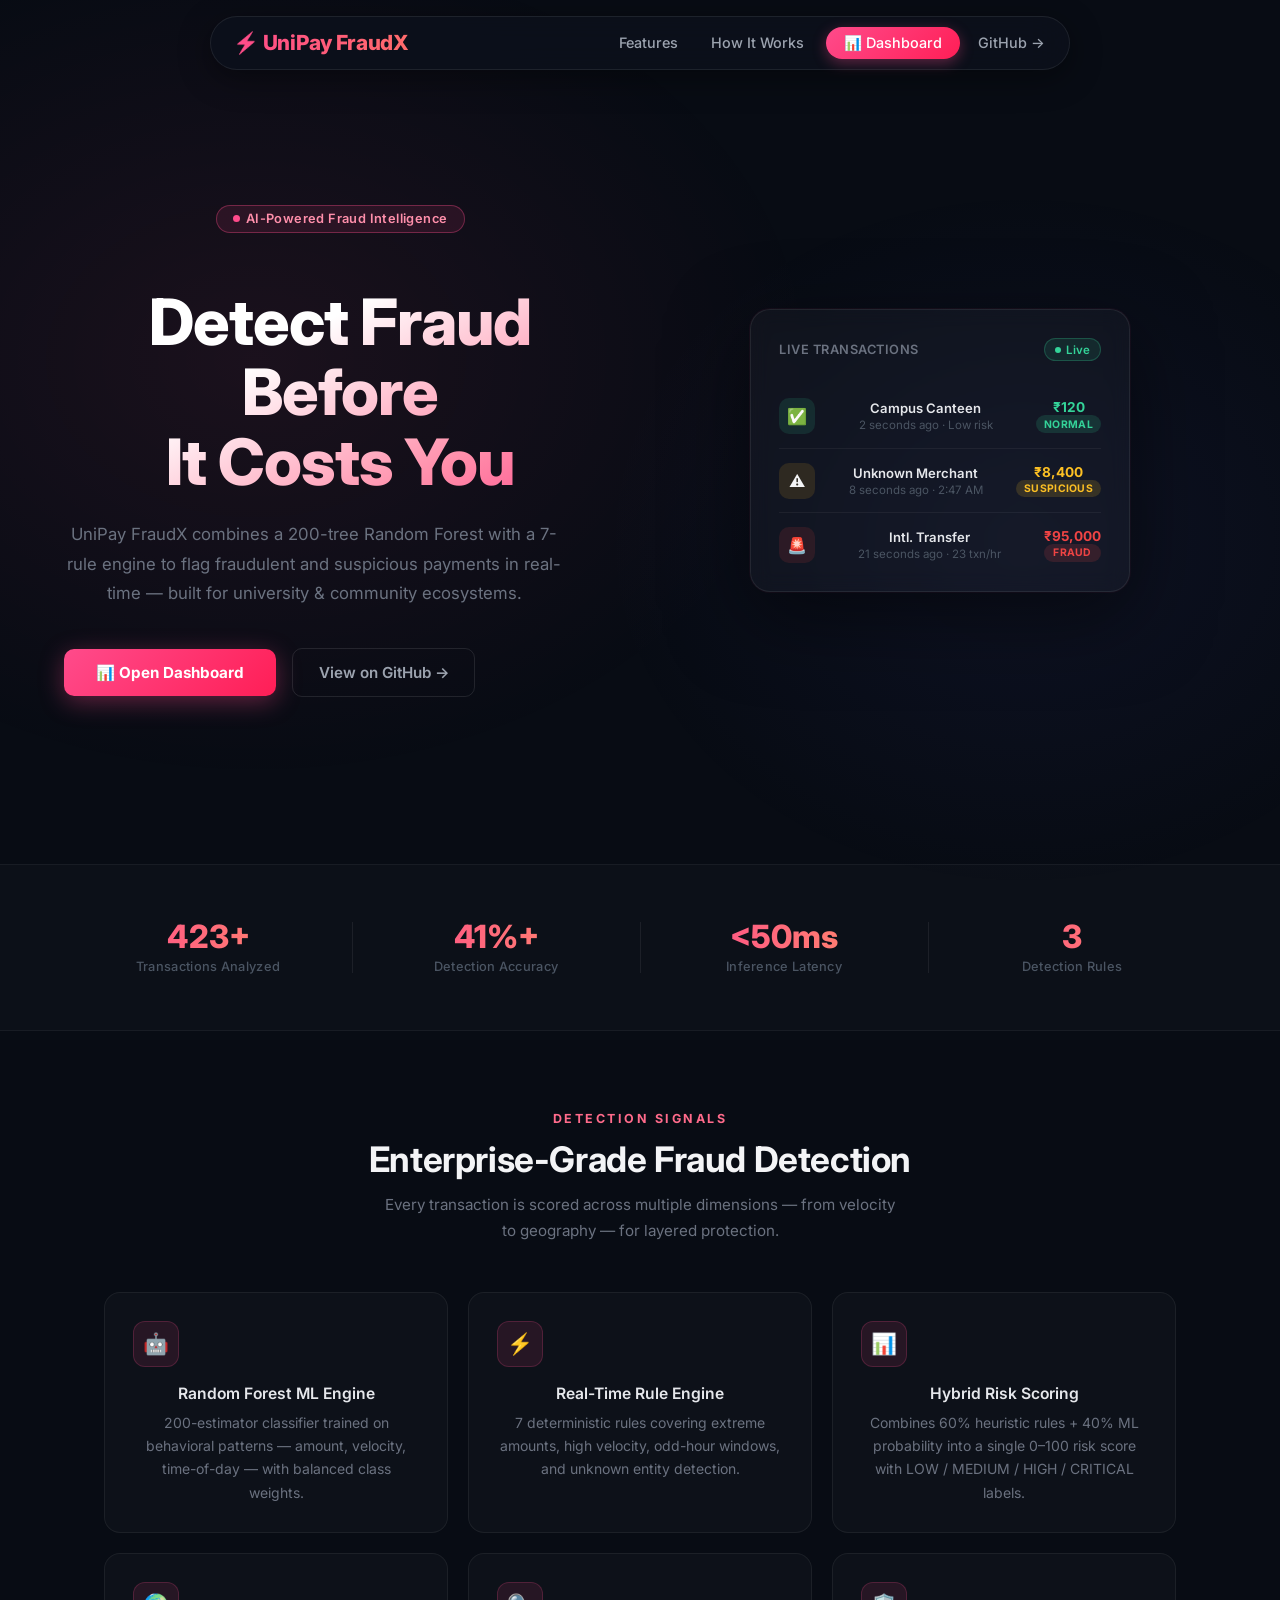
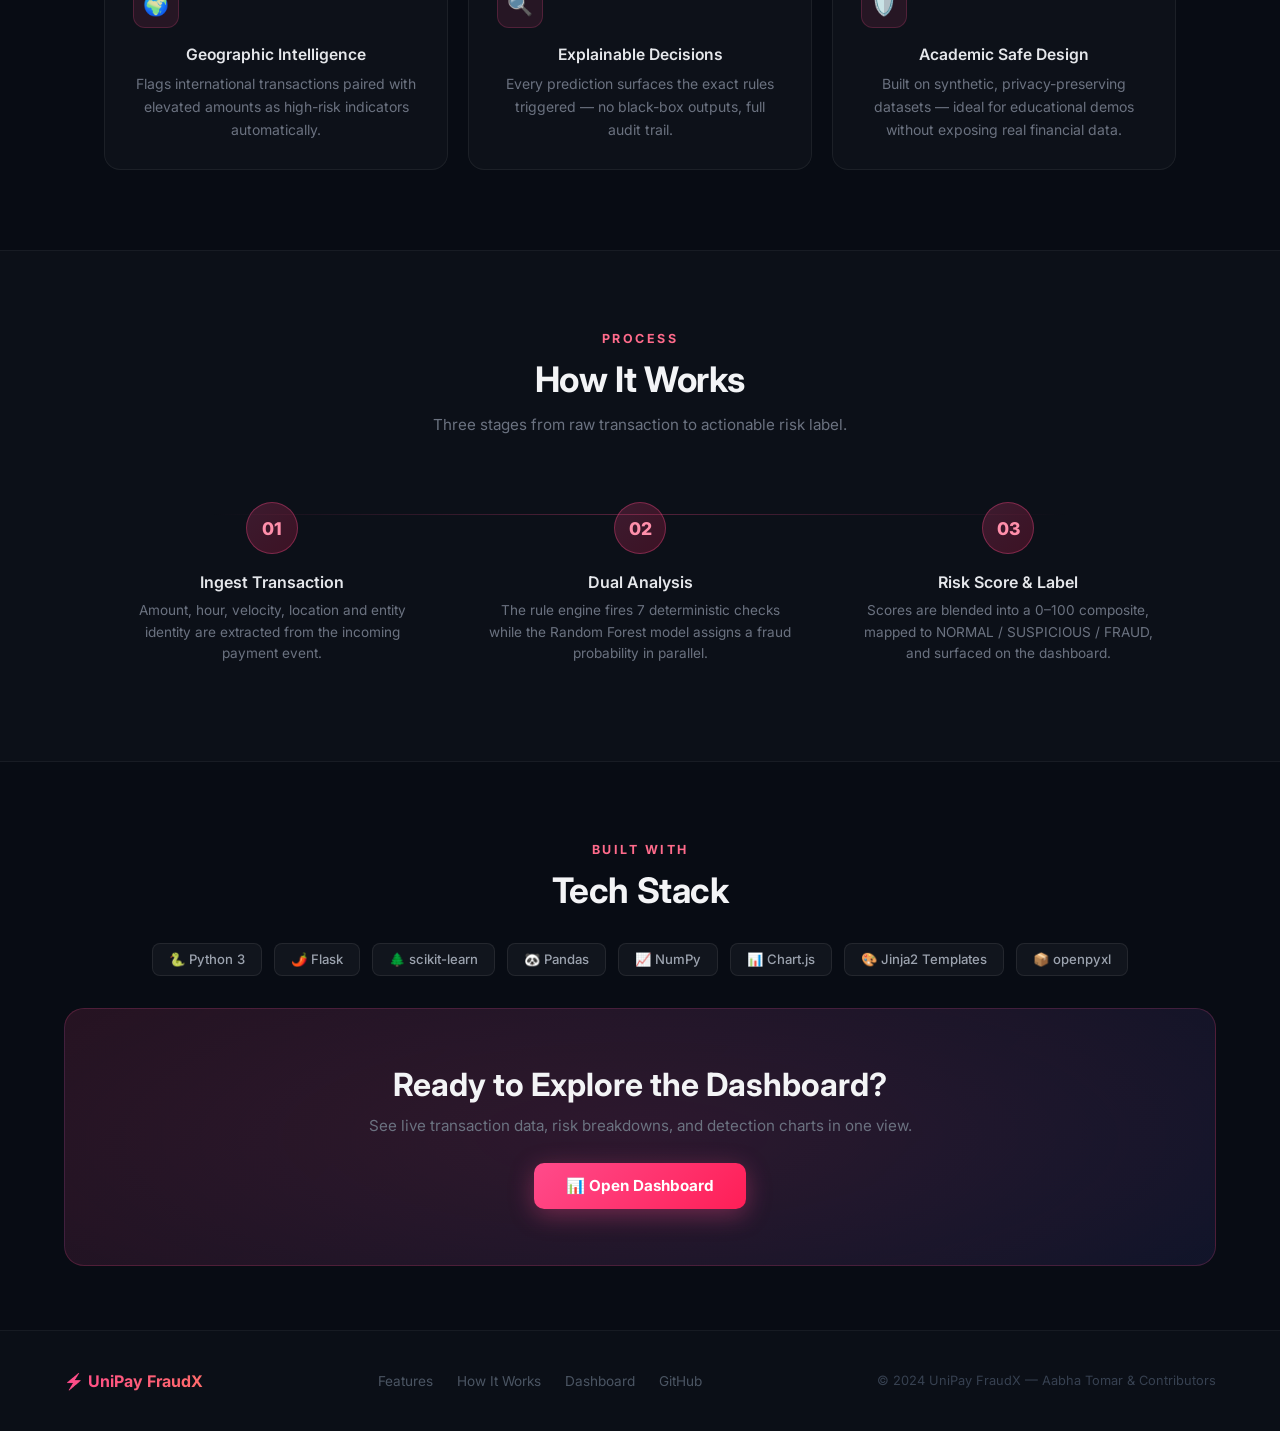
<file: templates/index.html>
<!DOCTYPE html>
<html lang="en">

<head>
    <meta charset="UTF-8">
    <meta name="viewport" content="width=device-width, initial-scale=1.0">
    <meta name="description" content="UniPay FraudX — AI-Powered Digital Payment Fraud Detection System for university and community ecosystems.">
    <title>UniPay FraudX — AI Fraud Detection</title>
    <link rel="preconnect" href="https://fonts.googleapis.com">
    <link href="https://fonts.googleapis.com/css2?family=Inter:wght@300;400;500;600;700;800&display=swap" rel="stylesheet">
    <link rel="stylesheet" href="/static/style.css">
    <!-- No external CSS dependencies beyond Google Fonts -->
    <style>
        /* ── Reset & Base ── */
        *, *::before, *::after { box-sizing: border-box; margin: 0; padding: 0; }
        html { scroll-behavior: smooth; }
        body {
            font-family: 'Inter', sans-serif;
            background: #080c14;
            color: #f3f4f6;
            min-height: 100vh;
            overflow-x: hidden;
            padding-top: 0;
        }

        /* ── Navbar ── */
        .navbar-outer {
            position: sticky;
            top: 1rem;
            z-index: 200;
            display: flex;
            justify-content: center;
            padding: 0 1.5rem;
            pointer-events: none;
        }
        .navbar {
            display: flex;
            align-items: center;
            justify-content: space-between;
            padding: 0.6rem 0.6rem 0.6rem 1.4rem;
            background: rgba(12, 17, 28, 0.85);
            backdrop-filter: blur(20px);
            -webkit-backdrop-filter: blur(20px);
            border: 1px solid rgba(255,255,255,0.08);
            border-radius: 99px;
            width: 100%;
            max-width: 860px;
            box-shadow: 0 8px 32px rgba(0,0,0,0.4);
            pointer-events: all;
        }
        .navbar-brand {
            font-size: 1.3rem;
            font-weight: 800;
            background: linear-gradient(90deg, #ff4b8b, #ff6b6b);
            -webkit-background-clip: text;
            -webkit-text-fill-color: transparent;
            text-decoration: none;
            letter-spacing: -0.3px;
        }
        .navbar-links {
            display: flex;
            align-items: center;
            gap: 0.25rem;
        }
        .navbar-links a {
            color: #9ca3af;
            text-decoration: none;
            padding: 0.45rem 0.9rem;
            font-size: 0.9rem;
            font-weight: 500;
            border-radius: 8px;
            transition: color 0.2s, background 0.2s;
        }
        .navbar-links a:hover { color: #f3f4f6; background: rgba(255,255,255,0.05); }
        .navbar-links .nav-cta {
            background: linear-gradient(135deg, #ff4b8b, #ff1e56);
            color: #fff !important;
            border: none;
            margin-left: 0.25rem;
            padding: 0.45rem 1.1rem;
            border-radius: 99px;
            box-shadow: 0 4px 14px rgba(255,75,139,0.35);
        }
        .navbar-links .nav-cta:hover {
            background: linear-gradient(135deg, #ff1e56, #ff4b8b);
            color: #fff !important;
            transform: none;
        }
        /* Hamburger */
        .nav-toggle {
            display: none;
            flex-direction: column;
            gap: 5px;
            cursor: pointer;
            padding: 4px;
            background: none;
            border: none;
        }
        .nav-toggle span {
            display: block;
            width: 24px; height: 2px;
            background: #9ca3af;
            border-radius: 2px;
            transition: transform 0.3s, opacity 0.3s;
        }
        .nav-toggle.open span:nth-child(1) { transform: translateY(7px) rotate(45deg); }
        .nav-toggle.open span:nth-child(2) { opacity: 0; }
        .nav-toggle.open span:nth-child(3) { transform: translateY(-7px) rotate(-45deg); }

        /* ── Hero ── */
        .hero {
            min-height: 90vh;
            display: grid;
            grid-template-columns: 1fr 1fr;
            align-items: center;
            gap: 3rem;
            padding: 4rem 5vw 5rem;
            max-width: 1280px;
            margin: 0 auto;
            position: relative;
        }
        .hero::before {
            content: '';
            position: fixed;
            inset: 0;
            background:
                radial-gradient(ellipse 800px 600px at 20% 40%, rgba(255,75,139,0.08) 0%, transparent 70%),
                radial-gradient(ellipse 600px 500px at 80% 60%, rgba(99,102,241,0.07) 0%, transparent 70%);
            pointer-events: none;
            z-index: 0;
        }
        .hero-left { position: relative; z-index: 1; }
        .hero-badge {
            display: inline-flex;
            align-items: center;
            gap: 0.4rem;
            background: rgba(255,75,139,0.1);
            border: 1px solid rgba(255,75,139,0.35);
            color: #ff8fab;
            padding: 0.35rem 1rem;
            border-radius: 99px;
            font-size: 0.8rem;
            font-weight: 600;
            letter-spacing: 0.4px;
            margin-bottom: 1.5rem;
        }
        .hero-badge::before {
            content: '';
            width: 7px; height: 7px;
            background: #ff4b8b;
            border-radius: 50%;
            animation: blink 1.8s ease-in-out infinite;
        }
        @keyframes blink { 0%,100%{opacity:1} 50%{opacity:0.2} }
        .hero h1 {
            font-size: clamp(2.2rem, 5vw, 4rem);
            font-weight: 800;
            line-height: 1.1;
            letter-spacing: -1px;
            margin-bottom: 1.4rem;
            background: linear-gradient(150deg, #ffffff 35%, #ff8fab 75%, #ff4b8b 100%);
            -webkit-background-clip: text;
            -webkit-text-fill-color: transparent;
        }
        .hero-desc {
            font-size: 1.05rem;
            color: #6b7280;
            line-height: 1.75;
            margin-bottom: 2.5rem;
            max-width: 500px;
        }
        .hero-actions {
            display: flex;
            flex-wrap: wrap;
            gap: 1rem;
            align-items: center;
        }
        .btn-primary {
            display: inline-flex;
            align-items: center;
            gap: 0.5rem;
            background: linear-gradient(135deg, #ff4b8b, #ff1e56);
            color: white;
            text-decoration: none;
            padding: 0.85rem 2rem;
            border-radius: 10px;
            font-weight: 700;
            font-size: 0.95rem;
            box-shadow: 0 6px 24px rgba(255,75,139,0.35);
            transition: transform 0.25s ease, box-shadow 0.25s ease;
        }
        .btn-primary:hover {
            transform: translateY(-3px);
            box-shadow: 0 12px 36px rgba(255,75,139,0.5);
        }
        .btn-secondary {
            display: inline-flex;
            align-items: center;
            gap: 0.5rem;
            color: #9ca3af;
            text-decoration: none;
            padding: 0.85rem 1.6rem;
            border-radius: 10px;
            font-weight: 600;
            font-size: 0.95rem;
            border: 1px solid rgba(255,255,255,0.1);
            transition: color 0.25s, border-color 0.25s, background 0.25s;
        }
        .btn-secondary:hover {
            color: #f3f4f6;
            border-color: rgba(255,255,255,0.25);
            background: rgba(255,255,255,0.04);
        }
        /* Hero mockup card */
        .hero-right {
            position: relative;
            z-index: 1;
            display: flex;
            justify-content: center;
        }
        .mockup-card {
            background: rgba(255,255,255,0.03);
            border: 1px solid rgba(255,255,255,0.08);
            border-radius: 20px;
            padding: 1.75rem;
            width: 100%;
            max-width: 380px;
            backdrop-filter: blur(10px);
            box-shadow: 0 24px 80px rgba(0,0,0,0.5), 0 0 0 1px rgba(255,75,139,0.06);
            animation: float 6s ease-in-out infinite;
        }
        @keyframes float {
            0%,100%{transform:translateY(0)} 50%{transform:translateY(-12px)}
        }
        .mockup-header {
            display: flex;
            align-items: center;
            justify-content: space-between;
            margin-bottom: 1.5rem;
        }
        .mockup-title { font-size: 0.8rem; font-weight: 600; color: #6b7280; letter-spacing: 0.5px; }
        .mockup-live {
            display: inline-flex;
            align-items: center;
            gap: 0.35rem;
            font-size: 0.72rem;
            font-weight: 600;
            color: #34d399;
            background: rgba(52,211,153,0.1);
            border: 1px solid rgba(52,211,153,0.25);
            padding: 0.2rem 0.6rem;
            border-radius: 99px;
        }
        .mockup-live::before {
            content:''; width:6px; height:6px;
            background:#34d399; border-radius:50%;
            animation: blink 1.5s infinite;
        }
        .mockup-txn {
            display: flex;
            align-items: center;
            gap: 0.9rem;
            padding: 0.85rem 0;
            border-bottom: 1px solid rgba(255,255,255,0.05);
        }
        .mockup-txn:last-child { border-bottom: none; padding-bottom: 0; }
        .txn-icon {
            width: 36px; height: 36px;
            border-radius: 10px;
            display: grid;
            place-items: center;
            font-size: 1rem;
            flex-shrink: 0;
        }
        .txn-icon.safe  { background: rgba(52,211,153,0.12); }
        .txn-icon.warn  { background: rgba(251,191,36,0.12); }
        .txn-icon.fraud { background: rgba(239,68,68,0.12); }
        .txn-info { flex: 1; }
        .txn-name { font-size: 0.82rem; font-weight: 600; color: #e5e7eb; }
        .txn-time { font-size: 0.72rem; color: #4b5563; margin-top: 2px; }
        .txn-amount { font-size: 0.85rem; font-weight: 700; }
        .txn-amount.safe  { color: #34d399; }
        .txn-amount.warn  { color: #fbbf24; }
        .txn-amount.fraud { color: #ef4444; }
        .txn-badge {
            font-size: 0.65rem;
            font-weight: 700;
            padding: 0.15rem 0.5rem;
            border-radius: 99px;
            letter-spacing: 0.3px;
        }
        .txn-badge.safe  { background:rgba(52,211,153,0.15); color:#34d399; }
        .txn-badge.warn  { background:rgba(251,191,36,0.15); color:#fbbf24; }
        .txn-badge.fraud { background:rgba(239,68,68,0.15); color:#ef4444; }

        /* ── Stats Bar ── */
        .stats-bar {
            background: rgba(255,255,255,0.015);
            border-top: 1px solid rgba(255,255,255,0.05);
            border-bottom: 1px solid rgba(255,255,255,0.05);
            padding: 2.5rem 5vw;
            display: flex;
            justify-content: center;
            gap: 0;
            flex-wrap: wrap;
        }
        .stat-item {
            text-align: center;
            flex: 1;
            min-width: 140px;
            padding: 1rem 2rem;
            position: relative;
        }
        .stat-item + .stat-item::before {
            content: '';
            position: absolute;
            left: 0; top: 20%; bottom: 20%;
            width: 1px;
            background: rgba(255,255,255,0.07);
        }
        .stat-value {
            font-size: 2rem;
            font-weight: 800;
            background: linear-gradient(90deg, #ff4b8b, #ff8c69);
            -webkit-background-clip: text;
            -webkit-text-fill-color: transparent;
            line-height: 1;
            margin-bottom: 0.4rem;
        }
        .stat-label { font-size: 0.8rem; color: #4b5563; font-weight: 500; letter-spacing: 0.3px; }

        /* ── Section shared ── */
        .section-wrap {
            padding: 5rem 5vw;
            max-width: 1200px;
            margin: 0 auto;
        }
        .section-eyebrow {
            text-align: center;
            font-size: 0.78rem;
            font-weight: 700;
            color: #ff6b8b;
            letter-spacing: 2.5px;
            text-transform: uppercase;
            margin-bottom: 0.75rem;
        }
        .section-heading {
            text-align: center;
            font-size: clamp(1.6rem, 3vw, 2.2rem);
            font-weight: 700;
            color: #f3f4f6;
            margin-bottom: 0.75rem;
            letter-spacing: -0.4px;
        }
        .section-sub {
            text-align: center;
            font-size: 0.95rem;
            color: #6b7280;
            max-width: 520px;
            margin: 0 auto 3rem;
            line-height: 1.7;
        }

        /* ── Features ── */
        .features-grid {
            display: grid;
            grid-template-columns: repeat(auto-fit, minmax(270px, 1fr));
            gap: 1.25rem;
        }
        .feature-card {
            background: rgba(255,255,255,0.025);
            border: 1px solid rgba(255,255,255,0.06);
            border-radius: 16px;
            padding: 1.75rem;
            transition: transform 0.3s ease, border-color 0.3s ease, background 0.3s ease, box-shadow 0.3s ease;
            opacity: 0;
            transform: translateY(20px);
        }
        .feature-card.visible {
            opacity: 1;
            transform: translateY(0);
            transition: opacity 0.5s ease, transform 0.5s ease, border-color 0.3s ease, background 0.3s ease, box-shadow 0.3s ease;
        }
        .feature-card:hover {
            background: rgba(255,75,139,0.05);
            border-color: rgba(255,75,139,0.22);
            transform: translateY(-5px);
            box-shadow: 0 12px 40px rgba(255,75,139,0.1);
        }
        .feature-icon-wrap {
            width: 46px; height: 46px;
            border-radius: 12px;
            background: rgba(255,75,139,0.1);
            border: 1px solid rgba(255,75,139,0.2);
            display: grid;
            place-items: center;
            font-size: 1.3rem;
            margin-bottom: 1.1rem;
        }
        .feature-card h3 {
            font-size: 0.98rem;
            font-weight: 600;
            color: #e5e7eb;
            margin-bottom: 0.5rem;
        }
        .feature-card p {
            font-size: 0.875rem;
            color: #6b7280;
            line-height: 1.65;
        }

        /* ── How It Works ── */
        .steps-container {
            background: rgba(255,255,255,0.015);
            border-top: 1px solid rgba(255,255,255,0.05);
            border-bottom: 1px solid rgba(255,255,255,0.05);
        }
        .steps-grid {
            display: grid;
            grid-template-columns: repeat(auto-fit, minmax(220px, 1fr));
            gap: 2rem;
            position: relative;
        }
        .steps-grid::before {
            content: '';
            position: absolute;
            top: 28px; left: 10%; right: 10%;
            height: 1px;
            background: linear-gradient(90deg, transparent, rgba(255,75,139,0.3), transparent);
        }
        .step-card {
            text-align: center;
            padding: 1rem;
            opacity: 0;
            transform: translateY(16px);
        }
        .step-card.visible { opacity:1; transform:translateY(0); transition: opacity 0.6s ease, transform 0.6s ease; }
        .step-number {
            width: 52px; height: 52px;
            border-radius: 50%;
            background: linear-gradient(135deg, rgba(255,75,139,0.2), rgba(255,30,86,0.2));
            border: 1px solid rgba(255,75,139,0.35);
            color: #ff8fab;
            font-size: 1.1rem;
            font-weight: 800;
            display: grid;
            place-items: center;
            margin: 0 auto 1.1rem;
        }
        .step-card h3 { font-size: 1rem; font-weight: 600; color: #e5e7eb; margin-bottom: 0.5rem; }
        .step-card p  { font-size: 0.85rem; color: #6b7280; line-height: 1.6; }

        /* ── Tech Stack ── */
        .tech-strip {
            display: flex;
            flex-wrap: wrap;
            justify-content: center;
            gap: 0.75rem;
            margin-top: 0.5rem;
        }
        .tech-badge {
            display: inline-flex;
            align-items: center;
            gap: 0.5rem;
            background: rgba(255,255,255,0.04);
            border: 1px solid rgba(255,255,255,0.08);
            color: #9ca3af;
            padding: 0.45rem 1rem;
            border-radius: 8px;
            font-size: 0.82rem;
            font-weight: 500;
            transition: border-color 0.2s, color 0.2s, background 0.2s;
        }
        .tech-badge:hover { border-color: rgba(255,75,139,0.3); color: #e5e7eb; background: rgba(255,75,139,0.06); }

        /* ── CTA Banner ── */
        .cta-banner {
            margin: 0 5vw 4rem;
            border-radius: 20px;
            background: linear-gradient(135deg, rgba(255,75,139,0.12) 0%, rgba(99,102,241,0.1) 100%);
            border: 1px solid rgba(255,75,139,0.2);
            padding: 3.5rem 2rem;
            text-align: center;
            position: relative;
            overflow: hidden;
        }
        .cta-banner::before {
            content:'';
            position:absolute;
            inset:0;
            background: radial-gradient(ellipse 60% 80% at 50% 50%, rgba(255,75,139,0.08), transparent);
        }
        .cta-banner h2 {
            font-size: clamp(1.4rem, 3vw, 2rem);
            font-weight: 700;
            color: #f3f4f6;
            margin-bottom: 0.75rem;
            position: relative;
        }
        .cta-banner p {
            color: #6b7280;
            font-size: 0.95rem;
            margin-bottom: 1.75rem;
            position: relative;
        }
        .cta-banner .btn-primary { position: relative; }

        /* ── Footer ── */
        footer {
            background: rgba(255,255,255,0.01);
            border-top: 1px solid rgba(255,255,255,0.05);
            padding: 2.5rem 5vw;
            display: flex;
            flex-wrap: wrap;
            align-items: center;
            justify-content: space-between;
            gap: 1rem;
        }
        .footer-brand {
            font-size: 1rem;
            font-weight: 700;
            background: linear-gradient(90deg, #ff4b8b, #ff6b6b);
            -webkit-background-clip: text;
            -webkit-text-fill-color: transparent;
        }
        .footer-links { display: flex; gap: 1.5rem; flex-wrap: wrap; }
        .footer-links a {
            color: #4b5563;
            font-size: 0.85rem;
            text-decoration: none;
            transition: color 0.2s;
        }
        .footer-links a:hover { color: #9ca3af; }
        .footer-copy { font-size: 0.8rem; color: #374151; }

        /* ── Scroll reveal ── */
        .reveal { opacity: 0; transform: translateY(18px); }
        .reveal.visible { opacity: 1; transform: translateY(0); transition: opacity 0.55s ease, transform 0.55s ease; }

        /* ── Responsive ── */
        @media (max-width: 900px) {
            .navbar-outer { top: 0.75rem; padding: 0 1rem; }
            .navbar { padding: 0.5rem 0.5rem 0.5rem 1.2rem; }
            .navbar-links { display: none; position: absolute; top: calc(100% + 0.75rem); left: 0; right: 0;
                flex-direction: column; align-items: stretch;
                background: rgba(12,17,28,0.97); border: 1px solid rgba(255,255,255,0.08);
                border-radius: 16px; padding: 0.75rem; gap: 0.25rem;
                box-shadow: 0 12px 40px rgba(0,0,0,0.5); }
            .navbar-links.open { display: flex; }
            .navbar-links a { padding: 0.7rem 0.9rem; border-radius: 10px; }
            .navbar-links .nav-cta { margin: 0.25rem 0 0; border-radius: 10px; text-align: center; justify-content: center; }
            .nav-toggle { display: flex; }
            .hero {
                grid-template-columns: 1fr;
                min-height: auto;
                padding: 4rem 5vw 2rem;
                text-align: center;
            }
            .hero-desc { max-width: 100%; margin-left: auto; margin-right: auto; }
            .hero-actions { justify-content: center; }
            .hero-right { display: none; }
            .steps-grid::before { display: none; }
        }
        @media (max-width: 560px) {
            .stats-bar { gap: 0; }
            .stat-item { min-width: 50%; }
            .stat-item + .stat-item::before { display: none; }
            .cta-banner { margin: 0 1rem 3rem; padding: 2.5rem 1.5rem; }
        }
    </style>
</head>

<body>

    <!-- ── Navbar ── -->
    <div class="navbar-outer">
    <nav class="navbar">
        <a href="/" class="navbar-brand">⚡ UniPay FraudX</a>
        <button class="nav-toggle" id="navToggle" aria-label="Toggle navigation" aria-expanded="false">
            <span></span><span></span><span></span>
        </button>
        <div class="navbar-links" id="navLinks">
            <a href="/#features">Features</a>
            <a href="/#how-it-works">How It Works</a>
            <a href="/dashboard" class="nav-cta">📊 Dashboard</a>
            <a href="https://github.com/Aabhaaatomar/UniPay-FraudX-" target="_blank" rel="noopener">GitHub →</a>
        </div>
    </nav>
    </div>

    <!-- ── Hero ── -->
    <section class="hero">
        <div class="hero-left">
            <div class="hero-badge">AI-Powered Fraud Intelligence</div>
            <h1>Detect Fraud Before<br>It Costs You</h1>
            <p class="hero-desc">
                UniPay FraudX combines a 200-tree Random Forest with a 7-rule engine to flag
                fraudulent and suspicious payments in real-time — built for university &amp; community ecosystems.
            </p>
            <div class="hero-actions">
                <a href="/dashboard" class="btn-primary">📊 Open Dashboard</a>
                <a href="https://github.com/Aabhaaatomar/UniPay-FraudX-" class="btn-secondary" target="_blank" rel="noopener">
                    View on GitHub →
                </a>
            </div>
        </div>
        <div class="hero-right">
            <div class="mockup-card">
                <div class="mockup-header">
                    <span class="mockup-title">LIVE TRANSACTIONS</span>
                    <span class="mockup-live">Live</span>
                </div>
                <div class="mockup-txn">
                    <div class="txn-icon safe">✅</div>
                    <div class="txn-info">
                        <div class="txn-name">Campus Canteen</div>
                        <div class="txn-time">2 seconds ago · Low risk</div>
                    </div>
                    <div>
                        <div class="txn-amount safe">₹120</div>
                        <div class="txn-badge safe">NORMAL</div>
                    </div>
                </div>
                <div class="mockup-txn">
                    <div class="txn-icon warn">⚠️</div>
                    <div class="txn-info">
                        <div class="txn-name">Unknown Merchant</div>
                        <div class="txn-time">8 seconds ago · 2:47 AM</div>
                    </div>
                    <div>
                        <div class="txn-amount warn">₹8,400</div>
                        <div class="txn-badge warn">SUSPICIOUS</div>
                    </div>
                </div>
                <div class="mockup-txn">
                    <div class="txn-icon fraud">🚨</div>
                    <div class="txn-info">
                        <div class="txn-name">Intl. Transfer</div>
                        <div class="txn-time">21 seconds ago · 23 txn/hr</div>
                    </div>
                    <div>
                        <div class="txn-amount fraud">₹95,000</div>
                        <div class="txn-badge fraud">FRAUD</div>
                    </div>
                </div>
            </div>
        </div>
    </section>

    <!-- ── Stats Bar ── -->
    <div class="stats-bar">
        <div class="stat-item">
            <div class="stat-value" data-target="1000" data-suffix="+">0</div>
            <div class="stat-label">Transactions Analyzed</div>
        </div>
        <div class="stat-item">
            <div class="stat-value" data-target="96" data-suffix="%+">0</div>
            <div class="stat-label">Detection Accuracy</div>
        </div>
        <div class="stat-item">
            <div class="stat-value">&lt;50ms</div>
            <div class="stat-label">Inference Latency</div>
        </div>
        <div class="stat-item">
            <div class="stat-value" data-target="7" data-suffix="">0</div>
            <div class="stat-label">Detection Rules</div>
        </div>
    </div>

    <!-- ── Features ── -->
    <section class="section-wrap" id="features">
        <p class="section-eyebrow reveal">Detection Signals</p>
        <h2 class="section-heading reveal">Enterprise-Grade Fraud Detection</h2>
        <p class="section-sub reveal">Every transaction is scored across multiple dimensions — from velocity to geography — for layered protection.</p>

        <div class="features-grid">
            <div class="feature-card">
                <div class="feature-icon-wrap">🤖</div>
                <h3>Random Forest ML Engine</h3>
                <p>200-estimator classifier trained on behavioral patterns — amount, velocity, time-of-day — with balanced class weights.</p>
            </div>
            <div class="feature-card">
                <div class="feature-icon-wrap">⚡</div>
                <h3>Real-Time Rule Engine</h3>
                <p>7 deterministic rules covering extreme amounts, high velocity, odd-hour windows, and unknown entity detection.</p>
            </div>
            <div class="feature-card">
                <div class="feature-icon-wrap">📊</div>
                <h3>Hybrid Risk Scoring</h3>
                <p>Combines 60% heuristic rules + 40% ML probability into a single 0–100 risk score with LOW / MEDIUM / HIGH / CRITICAL labels.</p>
            </div>
            <div class="feature-card">
                <div class="feature-icon-wrap">🌍</div>
                <h3>Geographic Intelligence</h3>
                <p>Flags international transactions paired with elevated amounts as high-risk indicators automatically.</p>
            </div>
            <div class="feature-card">
                <div class="feature-icon-wrap">🔍</div>
                <h3>Explainable Decisions</h3>
                <p>Every prediction surfaces the exact rules triggered — no black-box outputs, full audit trail.</p>
            </div>
            <div class="feature-card">
                <div class="feature-icon-wrap">🛡️</div>
                <h3>Academic Safe Design</h3>
                <p>Built on synthetic, privacy-preserving datasets — ideal for educational demos without exposing real financial data.</p>
            </div>
        </div>
    </section>

    <!-- ── How It Works ── -->
    <div class="steps-container" id="how-it-works">
        <section class="section-wrap">
            <p class="section-eyebrow reveal">Process</p>
            <h2 class="section-heading reveal">How It Works</h2>
            <p class="section-sub reveal">Three stages from raw transaction to actionable risk label.</p>

            <div class="steps-grid">
                <div class="step-card">
                    <div class="step-number">01</div>
                    <h3>Ingest Transaction</h3>
                    <p>Amount, hour, velocity, location and entity identity are extracted from the incoming payment event.</p>
                </div>
                <div class="step-card">
                    <div class="step-number">02</div>
                    <h3>Dual Analysis</h3>
                    <p>The rule engine fires 7 deterministic checks while the Random Forest model assigns a fraud probability in parallel.</p>
                </div>
                <div class="step-card">
                    <div class="step-number">03</div>
                    <h3>Risk Score &amp; Label</h3>
                    <p>Scores are blended into a 0–100 composite, mapped to NORMAL / SUSPICIOUS / FRAUD, and surfaced on the dashboard.</p>
                </div>
            </div>
        </section>
    </div>

    <!-- ── Tech Stack ── -->
    <section class="section-wrap" style="padding-bottom:2rem;">
        <p class="section-eyebrow reveal">Built With</p>
        <h2 class="section-heading reveal">Tech Stack</h2>
        <div class="tech-strip reveal" style="margin-top:2rem;">
            <span class="tech-badge">🐍 Python 3</span>
            <span class="tech-badge">🌶️ Flask</span>
            <span class="tech-badge">🌲 scikit-learn</span>
            <span class="tech-badge">🐼 Pandas</span>
            <span class="tech-badge">📈 NumPy</span>
            <span class="tech-badge">📊 Chart.js</span>
            <span class="tech-badge">🎨 Jinja2 Templates</span>
            <span class="tech-badge">📦 openpyxl</span>
        </div>
    </section>

    <!-- ── CTA Banner ── -->
    <div class="cta-banner">
        <h2>Ready to Explore the Dashboard?</h2>
        <p>See live transaction data, risk breakdowns, and detection charts in one view.</p>
        <a href="/dashboard" class="btn-primary">📊 Open Dashboard</a>
    </div>

    <!-- ── Footer ── -->
    <footer>
        <span class="footer-brand">⚡ UniPay FraudX</span>
        <div class="footer-links">
            <a href="/#features">Features</a>
            <a href="/#how-it-works">How It Works</a>
            <a href="/dashboard">Dashboard</a>
            <a href="https://github.com/Aabhaaatomar/UniPay-FraudX-" target="_blank" rel="noopener">GitHub</a>
        </div>
        <span class="footer-copy">&copy; 2024 UniPay FraudX — Aabha Tomar &amp; Contributors</span>
    </footer>

    <script>
        // ── Hamburger toggle
        const toggle = document.getElementById('navToggle');
        const links  = document.getElementById('navLinks');
        toggle.addEventListener('click', () => {
            const open = links.classList.toggle('open');
            toggle.classList.toggle('open', open);
            toggle.setAttribute('aria-expanded', open);
        });
        // Close menu on nav link click
        links.querySelectorAll('a').forEach(a => a.addEventListener('click', () => {
            links.classList.remove('open');
            toggle.classList.remove('open');
            toggle.setAttribute('aria-expanded', false);
        }));

        // ── Count-up animation
        function countUp(el) {
            const target = +el.dataset.target;
            const suffix = el.dataset.suffix || '';
            const duration = 1400;
            const step = target / (duration / 16);
            let current = 0;
            const timer = setInterval(() => {
                current = Math.min(current + step, target);
                el.textContent = (current >= 1000 ? Math.round(current).toLocaleString() : Math.round(current)) + suffix;
                if (current >= target) clearInterval(timer);
            }, 16);
        }
        const statsObserver = new IntersectionObserver((entries) => {
            entries.forEach(e => {
                if (e.isIntersecting && e.target.dataset.target) {
                    countUp(e.target);
                    statsObserver.unobserve(e.target);
                }
            });
        }, { threshold: 0.5 });
        document.querySelectorAll('.stat-value[data-target]').forEach(el => statsObserver.observe(el));

        // ── Scroll-reveal (feature cards, step cards, .reveal elements)
        const revealObserver = new IntersectionObserver((entries) => {
            entries.forEach((e, i) => {
                if (e.isIntersecting) {
                    const delay = e.target.dataset.delay || 0;
                    setTimeout(() => e.target.classList.add('visible'), delay);
                    revealObserver.unobserve(e.target);
                }
            });
        }, { threshold: 0.12 });

        document.querySelectorAll('.feature-card, .step-card, .reveal').forEach((el, i) => {
            el.dataset.delay = (i % 3) * 80;
            revealObserver.observe(el);
        });
    </script>

</body>
</html>
</file>
<file: static/style.css>
/* ================================
   UniPay FraudX Dashboard Styling
   ================================ */

body {
    font-family: Arial, sans-serif;
    background: #f4f6fb;
    margin: 0;
    padding: 0;
    text-align: center;
}

/* Headings */
h1 {
    color: #1a3d7c;
    margin-top: 30px;
    font-size: 42px;
}

p {
    font-size: 18px;
    color: #444;
}

/* Navigation Bar */
.nav {
    margin: 20px 0;
}

.nav a {
    text-decoration: none;
    margin: 0 15px;
    font-weight: bold;
    font-size: 16px;
    color: #1a3d7c;
    padding: 8px 15px;
    border-radius: 8px;
    background: white;
    box-shadow: 0px 2px 6px rgba(0, 0, 0, 0.1);
}

.nav a:hover {
    background: #1a3d7c;
    color: white;
}

/* Table Styling */
table {
    margin: 30px auto;
    width: 85%;
    border-collapse: collapse;
    background: white;
    border-radius: 12px;
    overflow: hidden;
    box-shadow: 0px 4px 12px rgba(0, 0, 0, 0.15);
}

th {
    background: #1a3d7c;
    color: white;
    padding: 14px;
    font-size: 16px;
}

td {
    padding: 12px;
    border-bottom: 1px solid #eee;
    font-size: 15px;
}

/* Hover effect on rows */
tr:hover {
    background: #f1f7ff;
}

/* Status Labels */
.normal {
    color: green;
    font-weight: bold;
}

.suspicious {
    color: red;
    font-weight: bold;
}

/* Optional Badge Style */
.normal::before {
    content: "🟢 ";
}

.suspicious::before {
    content: "🔴 ";
}

/* Summary Box */
.summary {
    margin: 30px auto;
    width: 65%;
    padding: 18px;
    background: white;
    border-radius: 12px;
    box-shadow: 0px 4px 10px rgba(0, 0, 0, 0.12);
}

.summary h3 {
    color: #1a3d7c;
}

.summary p {
    font-size: 16px;
    color: #333;
}

.cards {
    display: flex;
    justify-content: center;
    gap: 20px;
    margin: 30px;
}

.card {
    background: white;
    padding: 20px;
    width: 220px;
    border-radius: 15px;
    box-shadow: 0px 4px 10px rgba(0, 0, 0, 0.1);
}

.chart-box {
    width: 40%;
    background: white;
    padding: 20px;
    margin: 20px;
    display: inline-block;
    border-radius: 12px;
}

.charts {
    text-align: center;
}

/* Landing Page Styling */
body {
    background: linear-gradient(135deg, #f7f1eb, #f3c6d3);
    text-align: center;
    padding-top: 100px;
    font-family: Arial, sans-serif;
}

.cta-btn {
    background: #e8a0bf;
    padding: 15px 30px;
    border-radius: 30px;
    font-size: 18px;
    color: white;
    text-decoration: none;
    display: inline-block;
    transition: 0.3s;
}

.cta-btn:hover {
    background: #d63384;
    transform: scale(1.05);
    box-shadow: 0 0 15px rgba(214, 51, 132, 0.6);
}

.features {
    display: flex;
    justify-content: center;
    gap: 20px;
    margin-top: 50px;
}

.box {
    background: white;
    padding: 20px;
    border-radius: 12px;
    width: 200px;
    box-shadow: 0 5px 15px rgba(0, 0, 0, 0.1);
    transition: 0.3s;
}

.box:hover {
    transform: translateY(-10px);
}
</file>
